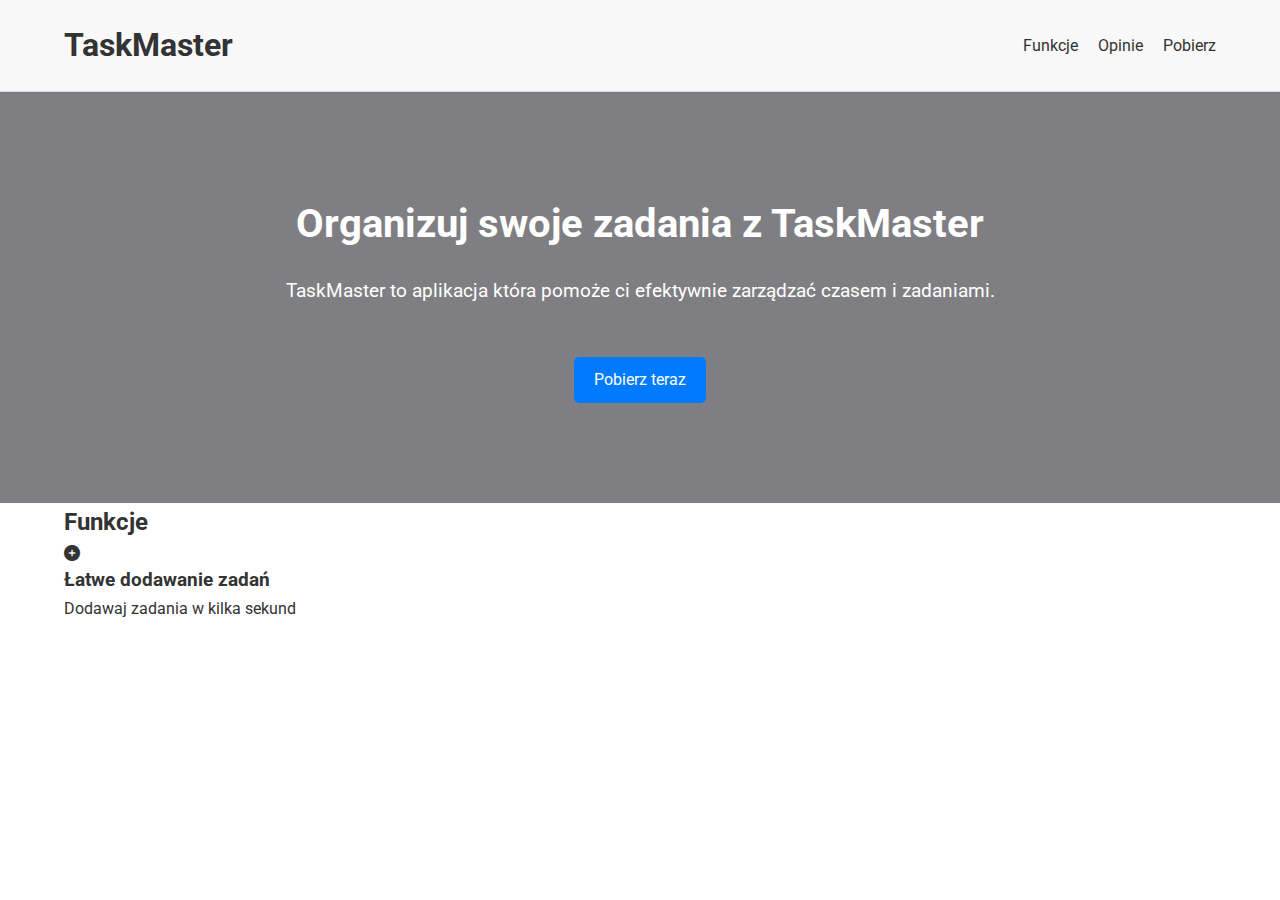
<file: html/index.html>
<!DOCTYPE html>
<html lang="pl">
<head>
    <meta charset="UTF-8">
    <meta name="viewport" content="width=device-width, initial-scale=1.0">
    <title>TaskManager - ogranizacja zadań</title>
    <link rel="stylesheet" href="styles.css">
    <link href="https://fonts.googleapis.com/css2?family=Roboto&display=swap" rel="stylesheet">
    <link rel="stylesheet" href="https://cdnjs.cloudflare.com/ajax/libs/font-awesome/6.1.1/css/all.min.css">
</head>
<body>
  <header>
    <div class="container header-container">
      <div class="logo">
          <h1>TaskMaster</h1>
      </div>
      <nav>
        <ul>
          <li><a href="#features">Funkcje</a></li>
          <li><a href="#testimonials">Opinie</a></li>
          <li><a href="#download">Pobierz</a></li>
        </ul>
      </nav>
    </div>   
  </header>
  <main>
    <section class="hero">
      <div class="container">
        <h2>Organizuj swoje zadania z TaskMaster</h2>
        <p>TaskMaster to aplikacja która pomoże ci efektywnie zarządzać czasem i zadaniami.</p>
        <a href="#download" class="btn-download">Pobierz teraz</a>
      </div>
    </section>
    <section id="features" class ="features">
      <div class="container">
        <h2>Funkcje</h2>
        <div class="features-grid">
          <div class="feature">
            <i class="fas fa-plus-circle feature-con"></i>
            <h3>Łatwe dodawanie zadań</h3>
            <p>Dodawaj zadania w kilka sekund</p>
          </div>
        </div>
      </div>
    </section>
  </main>
  <footer>

  </footer>
</body>
</html>
</file>
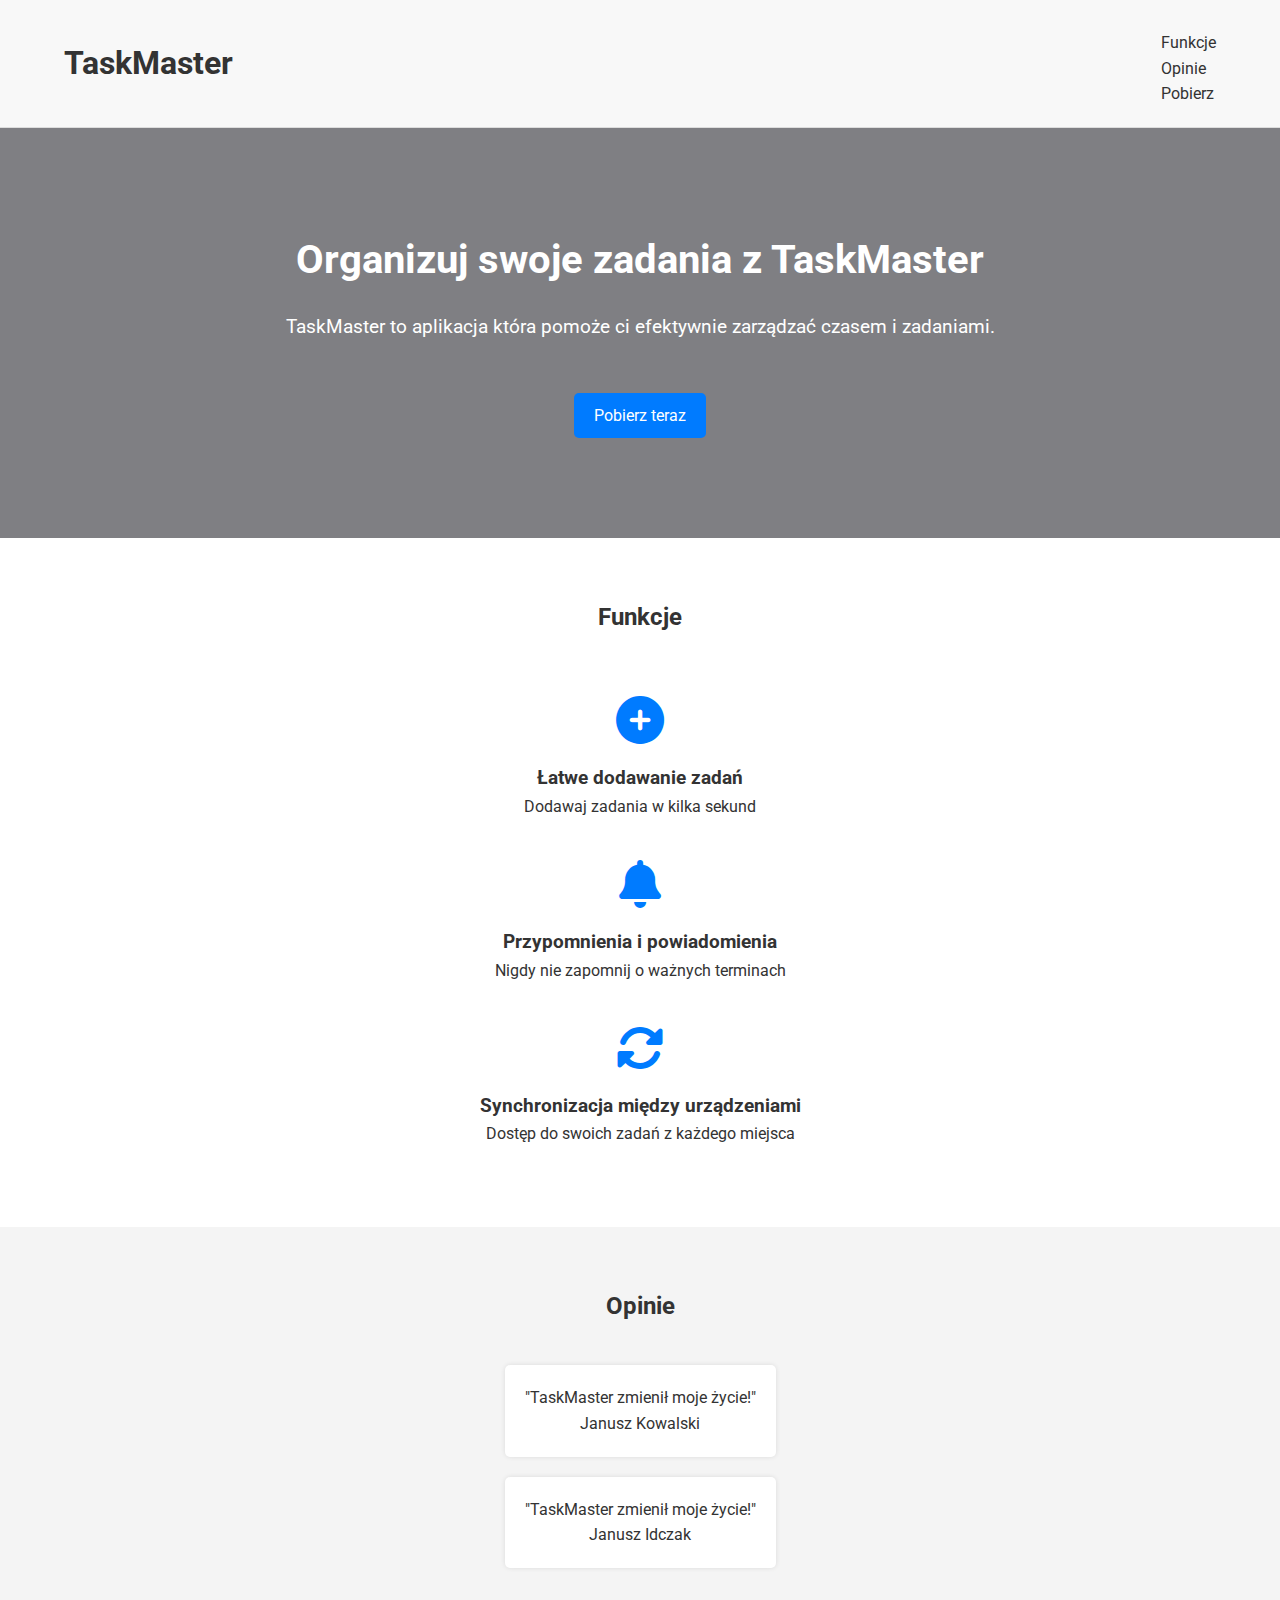
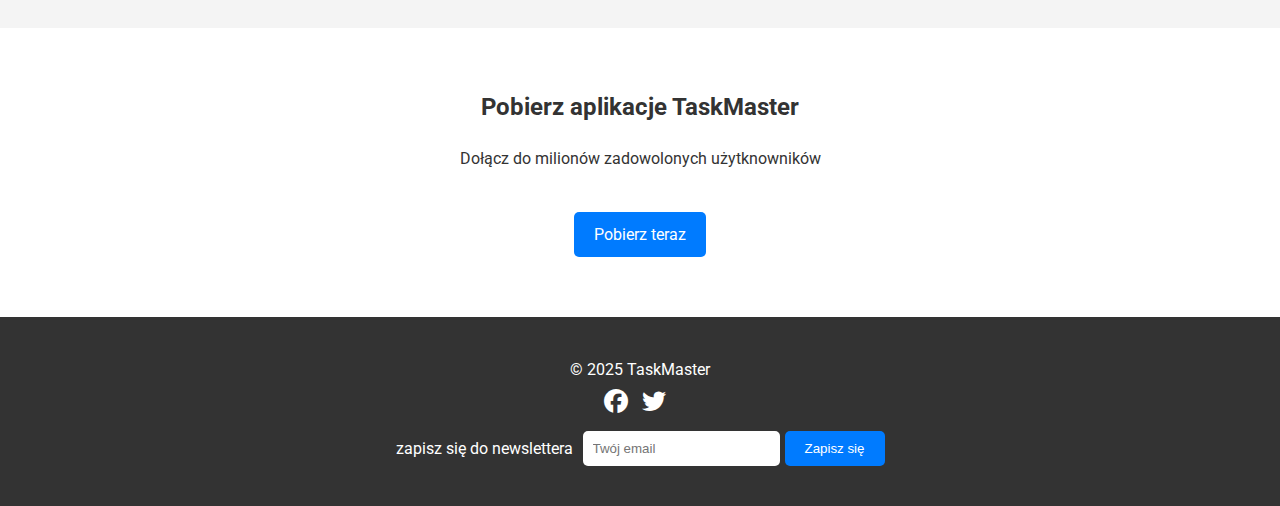
<file: html2/index.html>
<!DOCTYPE html>
<html lang="pl">
<head>
    <meta charset="UTF-8">
    <meta name="viewport" content="width=device-width, initial-scale=1.0">
    <title>TaskManager - ogranizacja zadań</title>
    <link rel="stylesheet" href="styles.css">
    <link href="https://fonts.googleapis.com/css2?family=Roboto&display=swap" rel="stylesheet">
    <link rel="stylesheet" href="https://cdnjs.cloudflare.com/ajax/libs/font-awesome/6.1.1/css/all.min.css">
</head>
<body>
  <header>
    <div class="container header-container">
      <div class="logo">
          <h1>TaskMaster</h1>
      </div>
      <nav>
        <ul>
          <li><a href="#features">Funkcje</a></li>
          <li><a href="#testimonials">Opinie</a></li>
          <li><a href="#download">Pobierz</a></li>
        </ul>
      </nav>
    </div>   
  </header>
  <main>
    <section class="hero">
      <div class="container">
        <h2>Organizuj swoje zadania z TaskMaster</h2>
        <p>TaskMaster to aplikacja która pomoże ci efektywnie zarządzać czasem i zadaniami.</p>
        <a href="#download" class="btn-download">Pobierz teraz</a>
      </div>
    </section>
    <section id="features" class ="features">
      <div class="container">
        <h2>Funkcje</h2>
        <div class="features-grid">
          <div class="feature">
            <i class="fas fa-plus-circle feature-icon"></i>
            <h3>Łatwe dodawanie zadań</h3>
            <p>Dodawaj zadania w kilka sekund</p>
          </div>
          <!--//druga funkcja -->
          <div class="feature">
            <i class="fas fa-bell feature-icon"></i>
            <h3>Przypomnienia i powiadomienia</h3>
            <p>Nigdy nie zapomnij o ważnych terminach</p>
          </div>
          <!-- trzecia funckja -->
          <div class="feature">
            <i class="fas fa-sync-alt feature-icon"></i>
            <h3>Synchronizacja między urządzeniami</h3>
            <p>Dostęp do swoich zadań z każdego miejsca</p>
          </div>
        </div>
      </div>
    </section>
    <!-- sekcja opinie -->
    <section id="testimonials" class="testimonials">
      <div class="container">
        <h2>Opinie</h2>
        <div class="testimonials-grid">
          <!-- pierwsza opinia -->
          <div class="testimonial">
            <blockqoute>
              "TaskMaster zmienił moje życie!"
            </blockqoute>
            <p class="author">Janusz Kowalski</p>
          </div>
          <!-- druga opinia -->
          <div class="testimonial">
            <blockqoute>
              "TaskMaster zmienił moje życie!"
            </blockqoute>
            <p class="author">Janusz Idczak</p>
          </div>
        </div>
      </div>
    </section>

    <!-- sekcja pobieranie -->
    <section id="download" class="download">
      <div class="container">
        <h2>Pobierz aplikacje TaskMaster</h2>
        <p>Dołącz do milionów zadowolonych użytknowników</p>
        <a href="#" class="btn-download">Pobierz teraz</a>
      </div>
    </section>
  </main>
  <footer>
    <div class="container footer-container">
      <div class="footer-info">
        <p>© 2025 TaskMaster</p>
        <div class="social-links">
          <a href="#" aria-label="Facebook"><i class="fab fa-facebook"></i></a>
          <a href="#" aria-label="Twitter"><i class="fab fa-twitter"></i></a>
        </div>
      </div>
      <div class="newsletter">
        <form action="#" method="post">
          <label for="newslatter-email">zapisz się do newslettera</label>
          <input type="email" id="newslatter-email" placeholder="Twój email" required>
          <button type="submit">Zapisz się</button>
        </form>
      </div>
    </div>
  </footer>
  <script>
    // przykładowy skrypt
  </script>
</body>
</html>
</file>
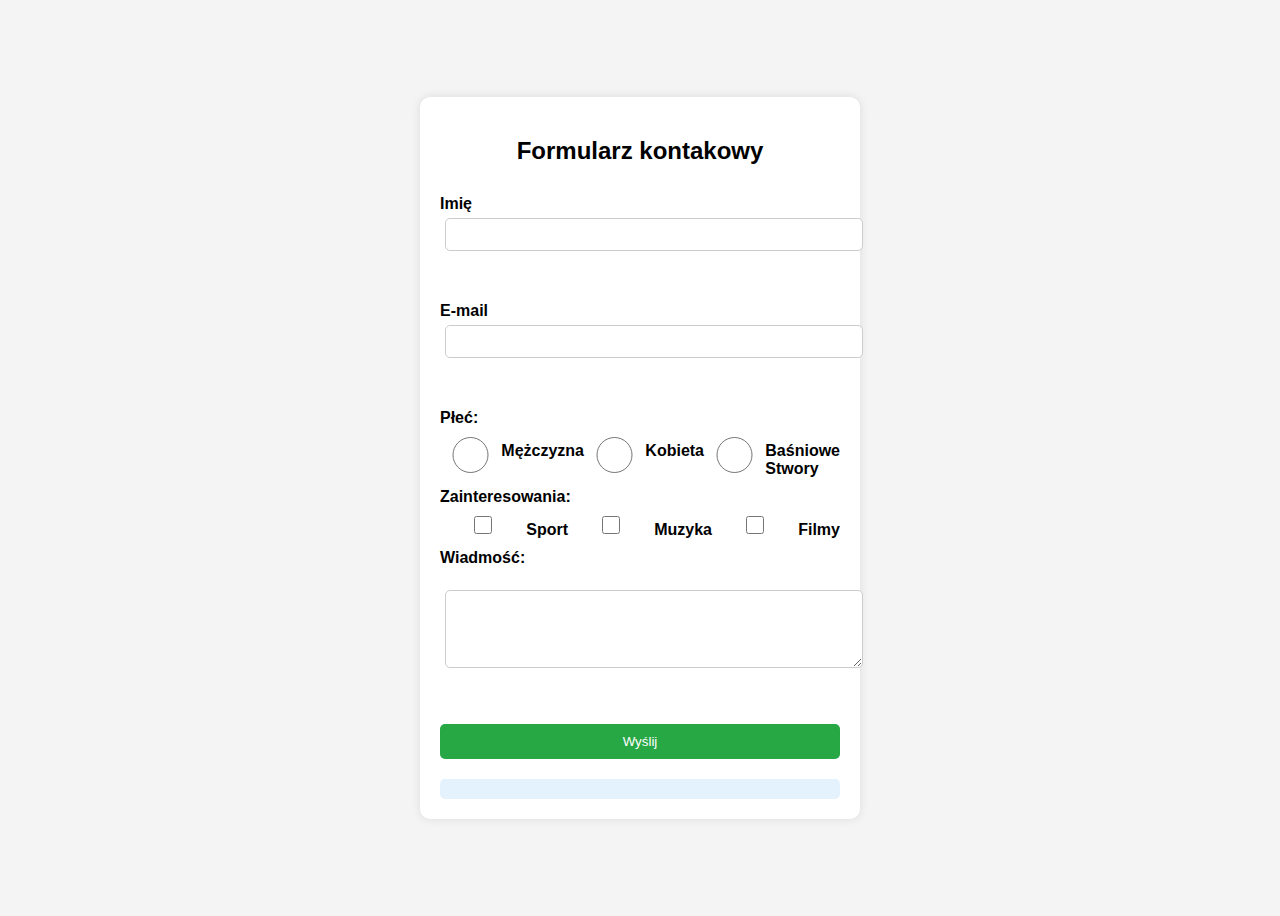
<file: js1/index.html>
<!DOCTYPE html>
<html lang="en">
<head>
    <meta charset="UTF-8">
    <meta name="viewport" content="width=device-width, initial-scale=1.0">
    <title>Document</title>
    <link rel="stylesheet" href="style.css">
</head>
<body>
    <div class="container">
    <h2>Formularz kontakowy</h2>
        <form id="contactForm" method="get">
            <label for="name">Imię</label>
            <input type="text" name="name" id="name" required><br><br>
    
            <label for="email">E-mail</label>
            <input type="email" name="emal" id="email" required><br><br>
    
            <label>Płeć:</label>
            <div class="radio-group">
                <input type="radio" name="gender" id="male" value="Mężczyzna" required>
                <label for="male">Mężczyzna</label>

                <input type="radio" name="gender" id="female" value="Kobieta">
                <label for="female">Kobieta</label>

                <input type="radio" name="gender" id="other" value="BaśnioweStwory">
                <label for="other">Baśniowe Stwory</label>
            </div>

            <label>Zainteresowania:</label>
            <div class="checkbox-group">
                <input type="checkbox" name="interests" id="sport" value="Sport">
                <label for="sport">Sport</label>

                <input type="checkbox" name="interests" id="music" value="Muzyka">
                <label for="music">Muzyka</label>

                <input type="checkbox" name="interests" id="movies" value="Filmy">
                <label for="movies">Filmy</label>
            </div>

            <label for="message">Wiadmość:</label><br>
            <textarea name="message" id="message" cols="50" rows="4"></textarea><br><br>
            
            <button type="submit">Wyślij</button>
        </form>
    
        <div id="result"></div>
    </div>

    <script src="app.js"></script>

</body>
</html>
</file>
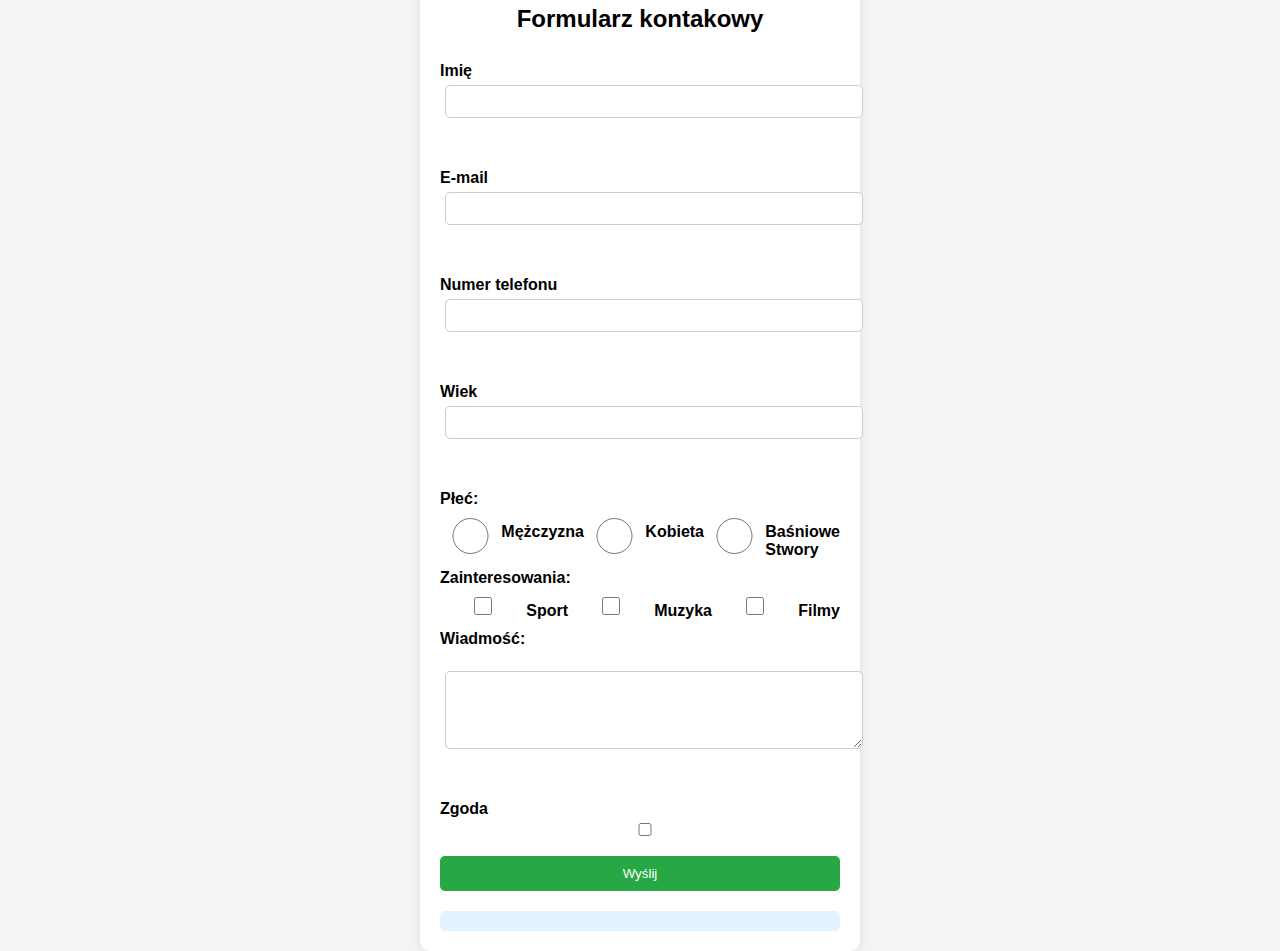
<file: js2/index.html>
<!DOCTYPE html>
<html lang="en">
<head>
    <meta charset="UTF-8">
    <meta name="viewport" content="width=device-width, initial-scale=1.0">
    <title>Document</title>
    <link rel="stylesheet" href="style.css">
</head>
<body>
    <div class="container">
    <h2>Formularz kontakowy</h2>
        <form id="contactForm" method="get">
            <label for="name">Imię</label>
            <input type="text" name="name" id="name" required><br><br>
    
            <label for="email">E-mail</label>
            <input type="email" name="email" id="email" required><br><br>

            <label for="phone">Numer telefonu</label>
            <input type="phone" name="phone" id="phone" required><br><br>

            <label for="age">Wiek</label>
            <input type="age" name="age" id="age" required><br><br>
    
            <label>Płeć:</label>
            <div class="radio-group">
                <input type="radio" name="gender" id="male" value="Mężczyzna" required>
                <label for="male">Mężczyzna</label>

                <input type="radio" name="gender" id="female" value="Kobieta">
                <label for="female">Kobieta</label>

                <input type="radio" name="gender" id="other" value="BaśnioweStwory">
                <label for="other">Baśniowe Stwory</label>
            </div>

            <label>Zainteresowania:</label>
            <div class="checkbox-group">
                <input type="checkbox" name="interests" id="sport" value="Sport">
                <label for="sport">Sport</label>

                <input type="checkbox" name="interests" id="music" value="Muzyka">
                <label for="music">Muzyka</label>

                <input type="checkbox" name="interests" id="movies" value="Filmy">
                <label for="movies">Filmy</label>
            </div>

            <label for="message">Wiadmość:</label><br>
            <textarea name="message" id="message" cols="50" rows="4"></textarea><br><br>

            <label for="accept">Zgoda</label>
            <input type="checkbox" name="accept" id="accept" value="accept">
            
            <button type="submit">Wyślij</button>
        </form>
    
        <div id="result"></div>
    </div>

    <script src="app.js"></script>

</body>
</html>
</file>
<file: html/styles.css>
*{
    margin: 0;
    padding: 0;
    box-sizing:  border-box;
}

body {
    font-family: 'Roboto', sans-serif;
    line-height: 1.6;
    color: #333; 
}

.container {
    width: 90%;
    max-width: 1200px;
    margin: auto;
}

header {
    background-color: #f8f8f8;
    padding: 20px 0;
    border-bottom: 1px solid #ddd;
}

.header-container {
    display: flex;
    justify-content: space-between;
    align-items: center;
}

.logo h1{
    color: #333;
}

nav ul{
    list-style: none;
    display: flex;
}

nav ul li{
    margin-left: 20px;
}

nav ul li a{
    text-decoration: none;
    color: #333;
    transition: color 0.3s;
}

nav ul li a:hover {
    color: #007BFF;
}

/* sekcja Hero */
.hero {
    background: url('https://picsum.photos/seed/taskmaster/1200/600') center/cover no-repeat;
    color: white;
    padding: 100px 0;
    text-align: center;
    position: relative;
}
.hero::before {
    content: "";
    position: absolute;
    top: 0;
    left: 0;
    width: 100%;
    height: 100%;
    background: rgba(0, 0, 7, 0.5);
    z-index: 1;
}

.hero .container {
    position: relative;
    z-index: 2;
}

.hero h2 {
    font-size: 2.5rem;
    margin-bottom: 20px;
}

.hero p {
    font-size: 1.2rem;
    margin-bottom: 30px;
}

.btn-download {
    background-color: #007BFF;
    color: white;
    padding: 10px 20px;
    text-decoration: none;
    border-radius: 5px;
    transition: background-color 0.3s;
    display: inline-block;
    margin-top: 20px;
}

.btn-download:hover {
    background-color: #0056b3;
}

/*sekcja funkcje */
</file>
<file: html2/styles.css>
*{
    margin: 0;
    padding: 0;
    box-sizing:  border-box;
}

body {
    font-family: 'Roboto', sans-serif;
    line-height: 1.6;
    color: #333; 
}

.container {
    width: 90%;
    max-width: 1200px;
    margin: auto;
}

header {
    background-color: #f8f8f8;
    padding: 20px 0;
    border-bottom: 1px solid #ddd;
}

.header-container {
    display: flex;
    justify-content: space-between;
    align-items: center;
}

.logo h1{
    color: #333;
}

nav ul{
    list-style: none;
    display: flex;
}

nav ul li{
    margin-left: 20px;
}

nav ul li a{
    text-decoration: none;
    color: #333;
    transition: color 0.3s;
}

nav ul li a:hover {
    color: #007BFF;
}

/* sekcja Hero */
.hero {
    background: url('https://picsum.photos/seed/taskmaster/1200/600') center/cover no-repeat;
    color: white;
    padding: 100px 0;
    text-align: center;
    position: relative;
}
.hero::before {
    content: "";
    position: absolute;
    top: 0;
    left: 0;
    width: 100%;
    height: 100%;
    background: rgba(0, 0, 7, 0.5);
    z-index: 1;
}

.hero .container {
    position: relative;
    z-index: 2;
}

.hero h2 {
    font-size: 2.5rem;
    margin-bottom: 20px;
}

.hero p {
    font-size: 1.2rem;
    margin-bottom: 30px;
}

.btn-download {
    background-color: #007BFF;
    color: white;
    padding: 10px 20px;
    text-decoration: none;
    border-radius: 5px;
    transition: background-color 0.3s;
    display: inline-block;
    margin-top: 20px;
}

.btn-download:hover {
    background-color: #0056b3;
}

/*sekcja funkcje */
.features {
    padding: 60px 0;
    text-align: center;
}

.features h2 {
    margin-bottom: 40px;
}

.features-grid {
    display: flex;
    justify-content: space-around;
    flex-wrap: wrap;
}

.feature {
    flex: 1 1 250;
    margin: 20px;
}

.feature-icon {
    font-size: 3rem;
    color: #007BFF;
    margin-bottom: 20px;
}

/* sekcja opinie */
.testimonials {
    background-color: #f4f4f4;
    padding: 60px 0;
    text-align: center;
}

.testimonials h2 {
    margin-bottom: 40px;
}

.testimonials-grid {
    display: flex;
    justify-content: space-between;
    align-items: flex-start;
    gap: 20px;
}

.testimonial{
    background-color: #ffffff;
    flex:  1 1 45%;
    margin: 0 auto;
    padding: 20px;
    border-radius: 5px;
    box-shadow: 0 0 5px rgba(0, 0, 0, 0.1);    
}

.testimonials blockquote {
    font-style: italic;
    margin-bottom: 10px;
}

/* sekacja pobierz */

.download {
    padding: 60px 0;
    text-align: center;
}

.download h2 {
    margin-bottom: 20px;
}

.download p {
    margin-bottom: 20px;
}

/* stopka(footer) */

footer {
    background-color: #333;
    color: #fff;
    padding: 40px 0;
}

.footer-container {
    display: flex;
    flex-wrap: wrap;
    justify-content: space-between;
    align-items: center;
}

.footer-info {
    margin-bottom: 10px;
}

.social-links a {
    color: #fff;
    margin-right: 10px;
    font-size: 1.5rem;
    transition: color 0.3s;
}

.social-links  a:hover {
    color: #007BFF;
}

/* formularz newslettera */
.newsletter form {
    display: flex;
    flex-wrap: wrap;
    align-items: center;
}

.newsletter label {
    margin-right: 10px;
}

.newsletter input[type="email"] {
    padding: 10px;
    border: none;
    border-radius: 5px;
    margin-right: 5px;
    flex: 1;
}

.newsletter button {
    padding: 10px 20px;
    border: none;
    border-radius: 5px;
    background-color: #007BFF;
    color: #fff;
    cursor: pointer;
    transition: background-color 0.3s;
}

.newsletter button:hover {
    background-color: #0056b3;
}

/* responsywność */
@media (max-width: 768px) {
    .header-container {
        flex-direction: column;
    }
}

nav ul {
    flex-direction: column;
    margin-top: 10px;
}

nav ul li {
    margin-top: 10px 0;
}

.features-grid {
    flex-direction: column;
}

.testimonials-grid {
    flex-direction: column;
}

.footer-container {
    flex-direction: column;
    text-align: center;
}
</file>
<file: js1/style.css>
body {
    font-family: Arial, sans-serif;
    background-color: #f4f4f4;
    display: flex;
    justify-content: center;
    align-items: center;
    height: 100vh;
}

.container {
    background-color: white;
    padding: 20px;
    border-radius: 10px;
    box-shadow: 0px 0px 10px rgba(0,0,0,0.1);
    width: 400px;
}

h2 {
    text-align: center;
}

form {
    display: flex;
    flex-direction: column;
}

label {
    margin-top: 10px;
    font-weight: bold;
}

input, textarea {
    width: 100%;
    padding: 8px;
    margin: 5px;
    border: 1px solid #ccc;
    border-radius: 5px;
}

.radio-group, .checkbox-group {
    display: flex;
    grap: 10px;
    margin-top: 5px;
}

button {
    background-color: #28a745;
    color: white;
    padding: 10px;
    border: none;
    border-radius: 5px;
    cursor: pointer;
    margin-top: 15px;
}

button:hover {
    background-color: #218838;
}

#result {
    margin-top: 20px;
    padding: 10px;
    background-color: #e3f2fd;
    border-radius: 5px;
}
</file>
<file: js2/style.css>
body {
    font-family: Arial, sans-serif;
    background-color: #f4f4f4;
    display: flex;
    justify-content: center;
    align-items: center;
    height: 100vh;
}

.container {
    background-color: white;
    padding: 20px;
    border-radius: 10px;
    box-shadow: 0px 0px 10px rgba(0,0,0,0.1);
    width: 400px;
}

h2 {
    text-align: center;
}

form {
    display: flex;
    flex-direction: column;
}

label {
    margin-top: 10px;
    font-weight: bold;
}

input, textarea {
    width: 100%;
    padding: 8px;
    margin: 5px;
    border: 1px solid #ccc;
    border-radius: 5px;
}

.radio-group, .checkbox-group {
    display: flex;
    grap: 10px;
    margin-top: 5px;
}

button {
    background-color: #28a745;
    color: white;
    padding: 10px;
    border: none;
    border-radius: 5px;
    cursor: pointer;
    margin-top: 15px;
}

button:hover {
    background-color: #218838;
}

#result {
    margin-top: 20px;
    padding: 10px;
    background-color: #e3f2fd;
    border-radius: 5px;
}

.error-message
{
  color: red;
  font-size: 0.9em;
  margin-top: 5px;
}

input.error, textarea.error {
    border-color: red;
}
</file>
